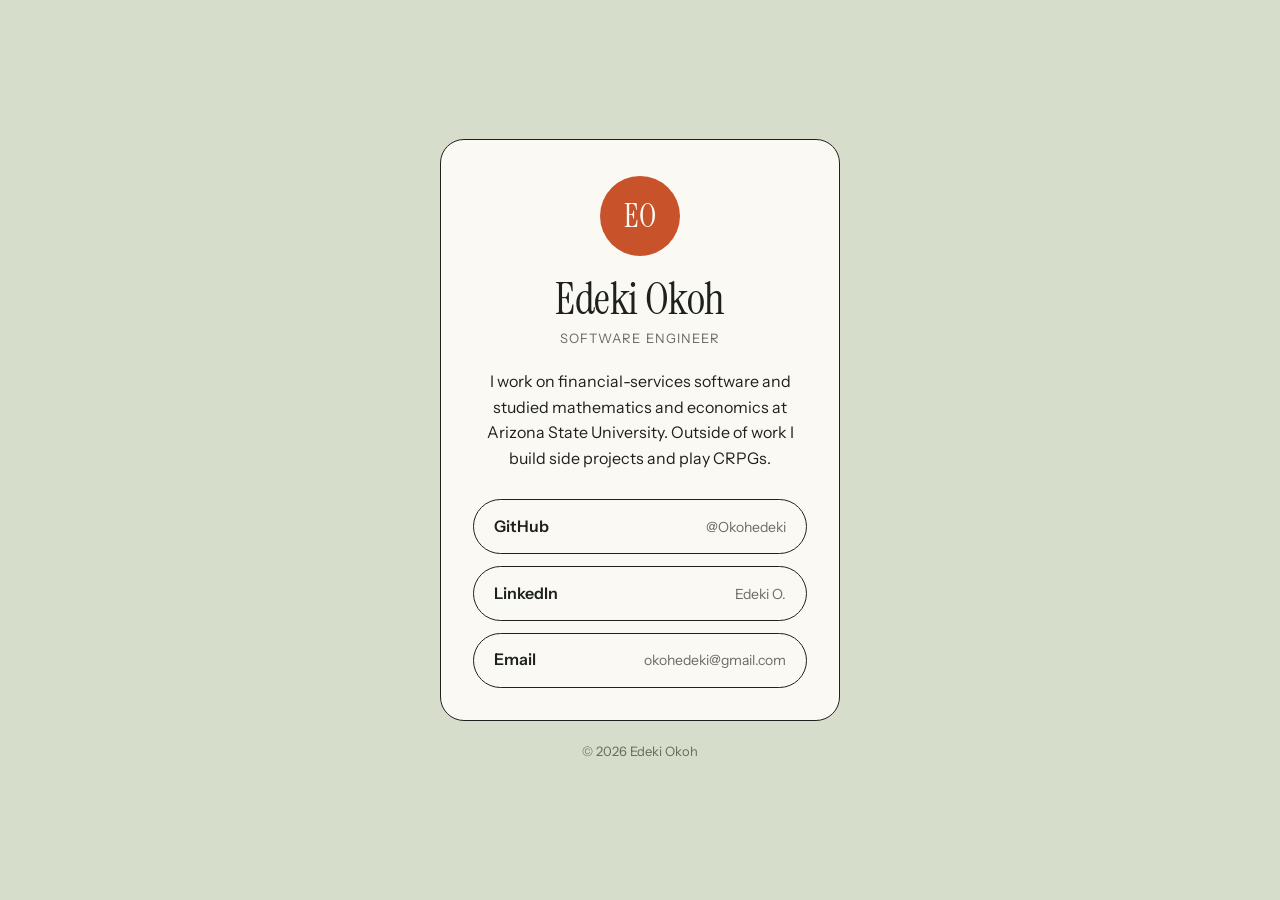
<file: index.html>
<!doctype html>
<html lang="en">
<head>
  <meta charset="utf-8">
  <meta name="viewport" content="width=device-width, initial-scale=1">
  <meta name="color-scheme" content="light">
  <title>Edeki Okoh</title>
  <meta name="description" content="Edeki Okoh, software engineer. GitHub, LinkedIn, and email.">
  <meta property="og:title" content="Edeki Okoh">
  <meta property="og:description" content="Software engineer. GitHub, LinkedIn, and email.">
  <meta property="og:type" content="website">
  <link rel="canonical" href="https://okohedeki.github.io/blog/">
  <link rel="preconnect" href="https://fonts.googleapis.com">
  <link rel="preconnect" href="https://fonts.gstatic.com" crossorigin>
  <link rel="stylesheet" href="https://fonts.googleapis.com/css2?family=Instrument+Sans:wght@400;600&family=Instrument+Serif&display=swap">
  <link rel="stylesheet" href="site.css">
  <link rel="icon" href="assets/favicon.svg" type="image/svg+xml">
</head>
<body>
  <main>
    <div class="card">
      <span class="avatar" aria-hidden="true">EO</span>
      <h1>Edeki Okoh</h1>
      <p class="role">Software engineer</p>
      <p class="summary">I work on financial-services software and studied mathematics and economics at Arizona State University. Outside of work I build side projects and play CRPGs.</p>
      <ul class="links">
        <li><a href="https://github.com/Okohedeki"><strong>GitHub</strong><span>@Okohedeki</span></a></li>
        <li><a href="https://www.linkedin.com/in/edeki-o-58895bb2/"><strong>LinkedIn</strong><span>Edeki O.</span></a></li>
        <li><a href="mailto:okohedeki@gmail.com"><strong>Email</strong><span>okohedeki@gmail.com</span></a></li>
      </ul>
    </div>
    <footer>© 2026 Edeki Okoh</footer>
  </main>
</body>
</html>
</file>
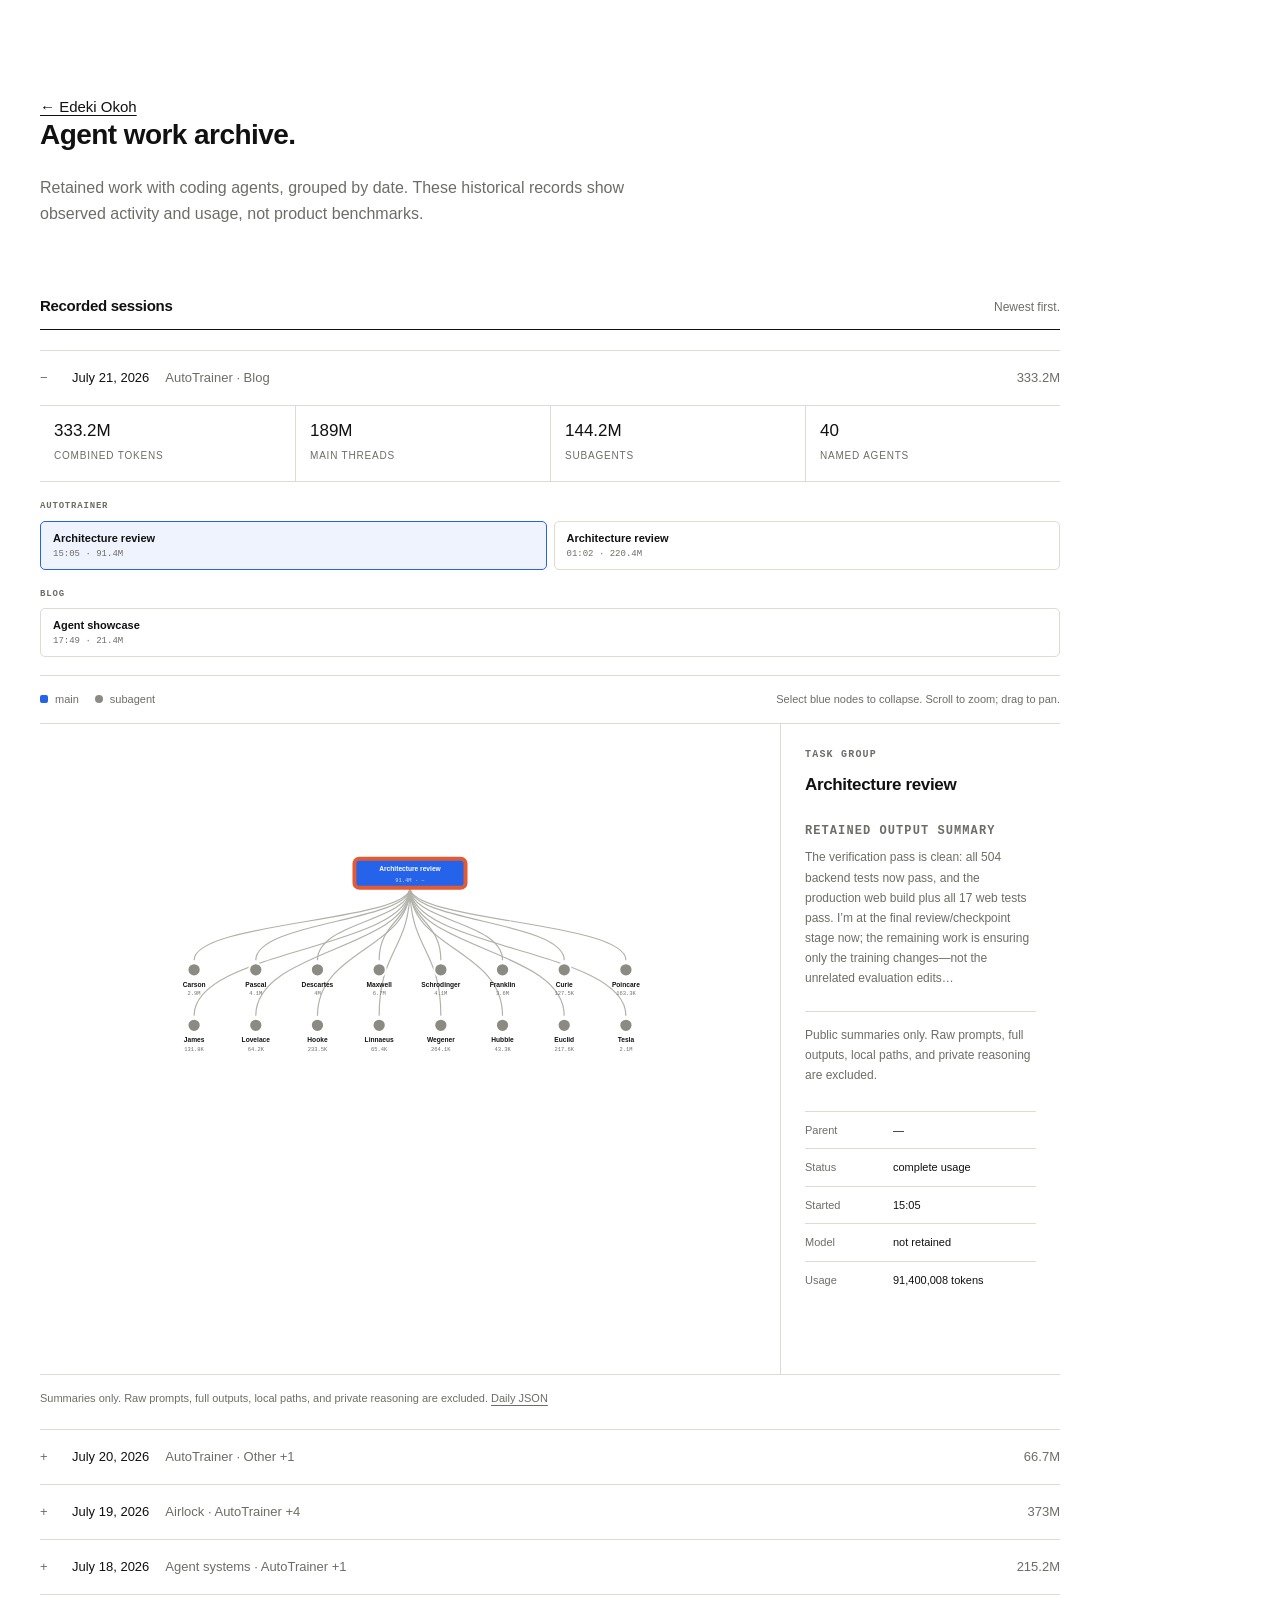
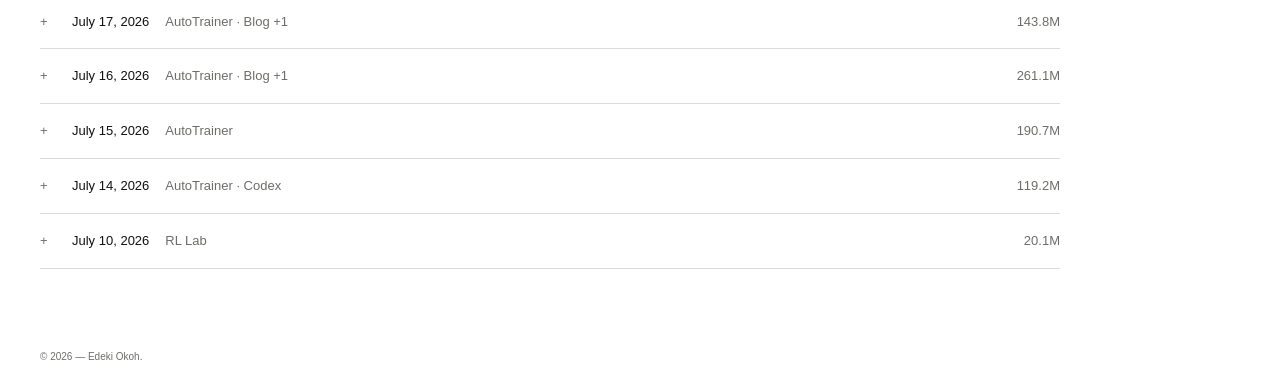
<file: worklog.html>
<!doctype html>
<html lang="en">
<head>
  <meta charset="utf-8">
  <meta name="viewport" content="width=device-width, initial-scale=1">
  <title>Agent work archive — Edeki Okoh</title>
  <meta name="description" content="A dated archive of work with coding agents, with sanitized summaries and observed usage.">
  <link rel="stylesheet" href="home.css">
</head>
<body>
  <main>
    <header class="intro prose">
      <p><a href="./">← Edeki Okoh</a></p>
      <h1>Agent work archive.</h1>
      <p class="lede">Retained work with coding agents, grouped by date. These historical records show observed activity and usage, not product benchmarks.</p>
    </header>
    <section class="work" aria-labelledby="work-title">
      <div class="section-heading">
        <h2 id="work-title">Recorded sessions</h2>
        <span>Newest first.</span>
      </div>
      <div class="worklog-days" id="worklog-days" aria-live="polite">
        <p class="worklog-loading">Loading dates…</p>
      </div>
      <noscript><p>JavaScript is required for the interactive archive.</p></noscript>
    </section>
  </main>
  <footer>© 2026 — Edeki Okoh.</footer>
  <script src="./worklog/agent-graph.js"></script>
</body>
</html>
</file>
<file: site.css>
:root {
  --bg: #d6ddcb;
  --card: #fbf9f3;
  --ink: #1e211c;
  --muted: #666a5f;
  --line: #1e211c;
  --accent: #c8532b;
  color-scheme: light;
}

* { box-sizing: border-box; }

html { -webkit-text-size-adjust: 100%; }

body {
  margin: 0;
  min-height: 100vh;
  display: grid;
  place-items: center;
  background: var(--bg);
  color: var(--ink);
  font: 16px/1.6 "Instrument Sans", system-ui, -apple-system, "Segoe UI", sans-serif;
}

main {
  width: 100%;
  max-width: 27rem;
  padding: 2.5rem 1rem;
}

.card {
  padding: 2.25rem 2rem 2rem;
  background: var(--card);
  border: 1.5px solid var(--line);
  border-radius: 24px;
  text-align: center;
}

.avatar {
  display: grid;
  place-items: center;
  width: 5rem;
  height: 5rem;
  margin: 0 auto 1.25rem;
  background: var(--accent);
  color: var(--card);
  border-radius: 50%;
  font-family: "Instrument Serif", Georgia, serif;
  font-size: 2rem;
  line-height: 1;
}

h1 {
  margin: 0;
  font-family: "Instrument Serif", Georgia, serif;
  font-size: 2.75rem;
  font-weight: 400;
  line-height: 1.05;
  letter-spacing: -0.01em;
}

.role {
  margin: 0.4rem 0 1.25rem;
  color: var(--muted);
  font-size: 0.8125rem;
  letter-spacing: 0.08em;
  text-transform: uppercase;
}

.summary { margin: 0 0 1.75rem; }

.links {
  display: grid;
  gap: 0.75rem;
  margin: 0;
  padding: 0;
  list-style: none;
  text-align: left;
}

.links a {
  display: flex;
  align-items: baseline;
  justify-content: space-between;
  gap: 1rem;
  padding: 0.85rem 1.25rem;
  color: var(--ink);
  text-decoration: none;
  border: 1.5px solid var(--line);
  border-radius: 999px;
  transition: background-color 0.15s, color 0.15s;
}

.links a:hover {
  background: var(--ink);
  color: var(--card);
}

.links strong { font-weight: 600; }

.links span {
  min-width: 0;
  overflow: hidden;
  text-overflow: ellipsis;
  white-space: nowrap;
  color: inherit;
  opacity: 0.65;
  font-size: 0.875rem;
}

a:focus-visible {
  outline: 2px solid var(--accent);
  outline-offset: 3px;
}

footer {
  margin-top: 1.25rem;
  color: var(--muted);
  font-size: 0.8125rem;
  text-align: center;
}

@media (max-width: 400px) {
  .card { padding: 2rem 1.25rem 1.5rem; }
  h1 { font-size: 2.35rem; }
}

@media (prefers-reduced-motion: reduce) {
  .links a { transition: none; }
}
</file>
<file: home.css>
*, *::before, *::after { box-sizing: border-box; }

:root {
  color-scheme: light;
  --background: #ffffff;
  --surface: #ffffff;
  --foreground: #111111;
  --muted: #6d6d68;
  --faint: #9c9c96;
  --border: #dcdcd5;
  --border-soft: #e9e9e4;
  --reasoning: #2563eb;
  --subagent: #8b8b84;
  --selected: #e15b35;
  font-family: Arial, Helvetica, sans-serif;
  font-synthesis: none;
}

:root[data-theme="dark"] {
  color-scheme: dark;
  --background: #0b0b0a;
  --surface: #121211;
  --foreground: #f1f1ed;
  --muted: #aaa9a2;
  --faint: #77766f;
  --border: #363632;
  --border-soft: #272724;
  --reasoning: #78a7ff;
  --subagent: #9b9b94;
  --selected: #ff8b68;
}

@media (prefers-color-scheme: dark) {
  :root:not([data-theme="light"]) {
    color-scheme: dark;
    --background: #0b0b0a;
    --surface: #121211;
    --foreground: #f1f1ed;
    --muted: #aaa9a2;
    --faint: #77766f;
    --border: #363632;
    --border-soft: #272724;
    --reasoning: #78a7ff;
    --subagent: #9b9b94;
    --selected: #ff8b68;
  }
}

html { min-height: 100%; background: var(--background); }
body {
  min-height: 100vh;
  margin: 0;
  display: flex;
  flex-direction: column;
  color: var(--foreground);
  background: var(--background);
  font-size: 15px;
  line-height: 1.68;
  -webkit-font-smoothing: antialiased;
}

a { color: inherit; text-decoration: underline; text-decoration-thickness: 1px; text-underline-offset: 3px; }
button, summary { color: inherit; }
code { font: 0.88em ui-monospace, SFMono-Regular, Consolas, monospace; }

.controls {
  position: fixed;
  top: 22px;
  right: 24px;
  z-index: 10;
  display: flex;
  gap: 7px;
}

.controls a, .controls button {
  width: 40px;
  height: 40px;
  display: grid;
  place-items: center;
  margin: 0;
  padding: 0;
  border: 1px solid var(--border);
  border-radius: 50%;
  color: var(--foreground);
  background: color-mix(in srgb, var(--background) 82%, transparent);
  font: 600 10px/1 Arial, Helvetica, sans-serif;
  text-decoration: none;
  cursor: pointer;
  backdrop-filter: blur(10px);
}

.controls button { font-size: 15px; font-weight: 400; }
.controls a:hover, .controls button:hover { background: color-mix(in srgb, var(--foreground) 7%, var(--background)); }
.controls a:focus-visible, .controls button:focus-visible, summary:focus-visible, .agent-node:focus-visible { outline: 2px solid var(--selected); outline-offset: 3px; }

main { width: 100%; max-width: 1100px; padding: 72px 40px 80px; }
.prose { max-width: 690px; }
.project-index, .detail-kicker {
  margin: 0;
  color: var(--muted);
  font: 600 10px/1.4 ui-monospace, SFMono-Regular, Consolas, monospace;
  letter-spacing: 0.12em;
  text-transform: uppercase;
}

h1, h2, h3 { margin: 0; letter-spacing: -0.02em; }
h1 { max-width: 650px; font-size: 28px; line-height: 1.15; font-weight: 600; }
h2 { font-size: 15px; line-height: 1.4; font-weight: 600; }
h3 { font-size: 17px; line-height: 1.35; font-weight: 600; }
p { margin: 22px 0 0; }
.lede { max-width: 620px; margin-top: 24px; color: var(--muted); font-size: 16px; line-height: 1.6; }
.contact-line { font-size: 13px; }

.projects, .work { margin-top: 68px; }
.section-heading {
  display: flex;
  align-items: baseline;
  justify-content: space-between;
  gap: 16px;
  padding-bottom: 12px;
  border-bottom: 1px solid var(--foreground);
}
.section-heading span { color: var(--muted); font-size: 12px; }

.project-grid { display: grid; grid-template-columns: repeat(3, minmax(0, 1fr)); }
.project-card { min-height: 180px; padding: 22px 22px 24px 0; border-bottom: 1px solid var(--border); }
.project-card + .project-card { padding-left: 24px; border-left: 1px solid var(--border); }
.project-card h3 { margin-top: 22px; }
.project-card h3 a { text-decoration: none; }
.project-card h3 a:hover { text-decoration: underline; text-underline-offset: 4px; }
.project-card > p:last-child { color: var(--muted); font-size: 13px; }

.work-intro { max-width: 690px; color: var(--muted); }
.worklog-days { margin-top: 20px; border-top: 1px solid var(--border); }
.worklog-loading { margin: 0; padding: 18px 0; color: var(--muted); font-size: 12px; }
.agent-day { border-bottom: 1px solid var(--border); }
.agent-day > summary {
  display: flex;
  justify-content: space-between;
  gap: 16px;
  padding: 16px 0;
  cursor: pointer;
  font-size: 13px;
  list-style: none;
}
.agent-day > summary::-webkit-details-marker { display: none; }
.agent-day > summary::before { content: "+"; width: 16px; color: var(--muted); }
.agent-day[open] > summary::before { content: "−"; }
.agent-day > summary > span:first-of-type { margin-right: auto; }
.day-project { margin-right: auto; color: var(--muted); }
.summary-usage { color: var(--muted); font-variant-numeric: tabular-nums; }
.agent-day-body { padding-bottom: 4px; }

.usage-strip {
  display: grid;
  grid-template-columns: repeat(4, minmax(0, 1fr));
  border-top: 1px solid var(--border);
  border-bottom: 1px solid var(--border);
}
.usage-strip div { padding: 16px 14px; }
.usage-strip div + div { border-left: 1px solid var(--border); }
.usage-strip strong { display: block; font-size: 17px; line-height: 1.1; font-weight: 500; font-variant-numeric: tabular-nums; }
.usage-strip span { display: block; margin-top: 8px; color: var(--muted); font-size: 10px; text-transform: uppercase; letter-spacing: 0.08em; }

.task-index { padding: 18px 0; border-bottom: 1px solid var(--border); }
.task-group + .task-group { margin-top: 18px; }
.task-group h3 { color: var(--muted); font: 600 9px/1.4 ui-monospace, SFMono-Regular, Consolas, monospace; letter-spacing: 0.09em; text-transform: uppercase; }
.task-list { display: grid; grid-template-columns: repeat(auto-fit, minmax(155px, 1fr)); gap: 7px; margin-top: 8px; }
.task-button {
  min-width: 0;
  padding: 10px 12px;
  border: 1px solid var(--border);
  border-radius: 5px;
  color: var(--foreground);
  background: var(--background);
  text-align: left;
  cursor: pointer;
}
.task-button:hover, .task-button.is-active { border-color: var(--reasoning); }
.task-button.is-active { background: color-mix(in srgb, var(--reasoning) 8%, var(--background)); }
.task-button strong { display: block; overflow: hidden; font-size: 11px; font-weight: 600; text-overflow: ellipsis; white-space: nowrap; }
.task-button span { display: block; margin-top: 5px; color: var(--muted); font: 9px ui-monospace, SFMono-Regular, Consolas, monospace; }

.trace-toolbar {
  display: flex;
  align-items: center;
  justify-content: space-between;
  gap: 20px;
  padding: 14px 0;
  color: var(--muted);
  font-size: 11px;
}
.trace-toolbar p { margin: 0; text-align: right; }
.trace-legend { display: flex; gap: 16px; flex-wrap: wrap; }
.trace-legend span { display: inline-flex; align-items: center; gap: 7px; }
.legend-mark { display: inline-block; width: 8px; height: 8px; border-radius: 2px; background: var(--reasoning); }
.legend-mark.subagent { border-radius: 50%; background: var(--subagent); }

.trace-layout {
  display: grid;
  grid-template-columns: minmax(0, 1fr) 280px;
  min-height: 650px;
  border-top: 1px solid var(--border);
  border-bottom: 1px solid var(--border);
  background: var(--background);
}
.agent-graph-stage { position: relative; min-width: 0; height: 650px; overflow: hidden; cursor: grab; touch-action: none; }
.agent-graph-stage.is-dragging { cursor: grabbing; }
.agent-graph-stage > svg { display: block; width: 100%; height: 100%; }
.agent-edge { fill: none; stroke: var(--border); stroke-width: 1.2; vector-effect: non-scaling-stroke; }
.agent-edge.delegation { stroke: color-mix(in srgb, var(--subagent) 52%, var(--border)); }
.agent-node { cursor: pointer; stroke: var(--surface); stroke-width: 2; vector-effect: non-scaling-stroke; }
.agent-node.reasoning { fill: var(--reasoning); }
.agent-node.subagent { fill: var(--subagent); }
.agent-node.is-selected { stroke: var(--selected); stroke-width: 4; }
.agent-node.is-collapsed { stroke-dasharray: 3 2; }
.agent-node-label { fill: var(--foreground); font: 600 11px Arial, Helvetica, sans-serif; pointer-events: none; text-anchor: middle; }
.agent-node-meta { fill: var(--muted); font: 9px ui-monospace, SFMono-Regular, Consolas, monospace; pointer-events: none; text-anchor: middle; }
.agent-node-label.inside { fill: #ffffff; }
.agent-node-meta.inside { fill: color-mix(in srgb, #ffffff 78%, transparent); }
.agent-graph-tooltip {
  position: absolute;
  z-index: 2;
  max-width: 230px;
  padding: 8px 10px;
  border: 1px solid var(--border);
  background: var(--surface);
  color: var(--foreground);
  font-size: 11px;
  pointer-events: none;
}
.agent-graph-tooltip strong { display: block; font-weight: 600; }
.agent-graph-tooltip span { color: var(--muted); }

.agent-graph-detail { padding: 24px; border-left: 1px solid var(--border); background: var(--background); }
.agent-graph-detail h3 { margin-top: 12px; }
.agent-graph-detail > p:not(.detail-kicker) { color: var(--muted); font-size: 12px; }
.agent-graph-detail .detail-label { margin-top: 26px; color: var(--foreground); font: 600 9px/1.4 ui-monospace, SFMono-Regular, Consolas, monospace; letter-spacing: 0.09em; text-transform: uppercase; }
.agent-graph-detail .detail-label + p { margin-top: 8px; }
.agent-graph-detail .detail-availability { padding-top: 13px; border-top: 1px solid var(--border); font-size: 10px; }
.agent-graph-detail dl { margin: 26px 0 0; font-size: 11px; }
.agent-graph-detail dl div { display: grid; grid-template-columns: 78px 1fr; gap: 10px; padding: 9px 0; border-top: 1px solid var(--border); }
.agent-graph-detail dt { color: var(--muted); }
.agent-graph-detail dd { margin: 0; overflow-wrap: anywhere; }
.work-note { margin: 14px 0 18px; color: var(--muted); font-size: 11px; }

footer { margin-top: auto; width: 100%; padding: 0 40px 22px; color: var(--muted); font-size: 10px; }

@media (max-width: 820px) {
  .project-grid { grid-template-columns: 1fr; }
  .project-card { min-height: 0; padding: 22px 0; }
  .project-card + .project-card { padding-left: 0; border-left: 0; }
  .trace-layout { grid-template-columns: 1fr; }
  .agent-graph-stage { height: 560px; }
  .agent-graph-detail { min-height: 300px; border-top: 1px solid var(--border); border-left: 0; }
}

@media (max-width: 620px) {
  .controls { top: 16px; right: 16px; }
  main { padding: 82px 20px 60px; }
  footer { padding: 0 20px 20px; }
  .section-heading { align-items: flex-start; flex-direction: column; gap: 5px; }
  .projects, .work { margin-top: 64px; }
  .usage-strip { grid-template-columns: repeat(2, minmax(0, 1fr)); }
  .usage-strip div:nth-child(3) { border-left: 0; border-top: 1px solid var(--border); }
  .usage-strip div:nth-child(4) { border-top: 1px solid var(--border); }
  .trace-toolbar { align-items: flex-start; flex-direction: column; }
  .trace-toolbar p { text-align: left; }
  .agent-day > summary { gap: 8px; font-size: 11px; }
  .day-project { max-width: 42%; overflow: hidden; text-overflow: ellipsis; white-space: nowrap; }
  .task-list { grid-template-columns: repeat(2, minmax(0, 1fr)); }
}

@media (prefers-reduced-motion: reduce) {
  *, *::before, *::after { scroll-behavior: auto !important; }
}
</file>
